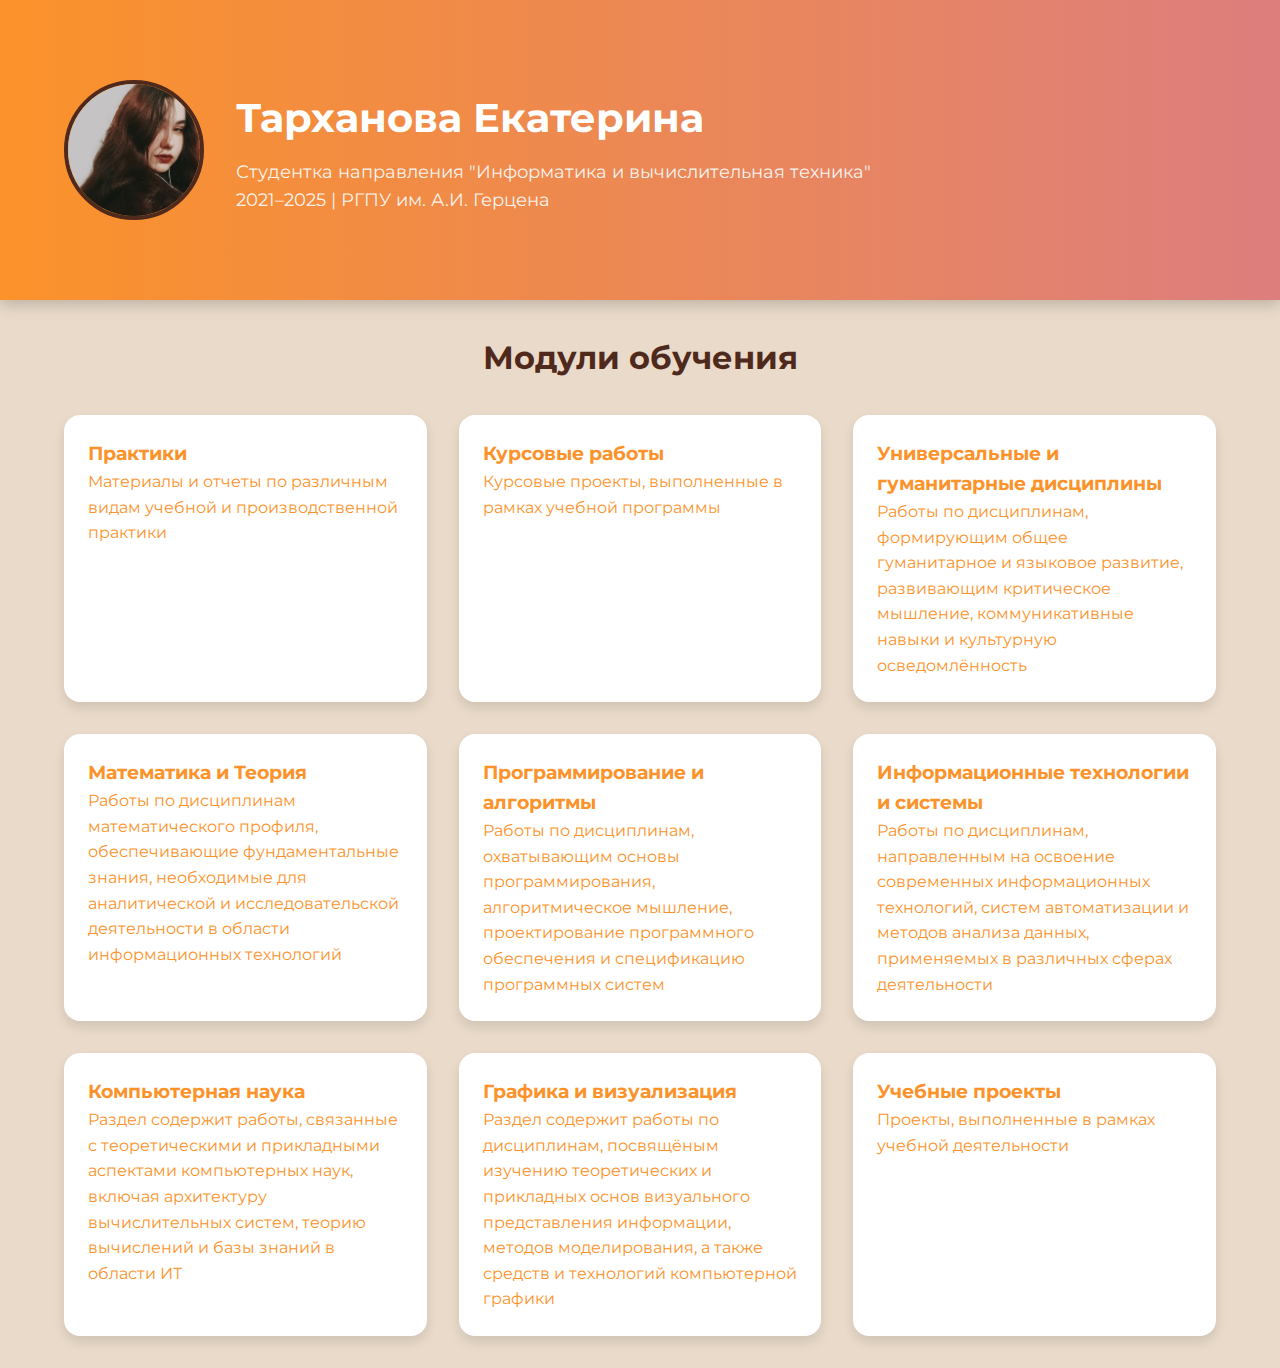
<file: index.html>
<!DOCTYPE html>
<html lang="ru">
<head>
  <meta charset="UTF-8">
  <link rel="icon" href="assets/images/gg.png" type="image/png">
  <meta name="viewport" content="width=device-width, initial-scale=1.0">
  <title>Портфолио студента</title>
  <link rel="stylesheet" href="style.css">
  <script defer src="script.js"></script>
</head>
<body>
  <header>
    <div class="container header-content">
      <img src="assets/images/avatar.jpg" alt="Фото" class="avatar">
      <div class="intro">
        <h1>Тарханова Екатерина</h1>
        <p>Студентка направления "Информатика и вычислительная техника"</p>
        <p>2021–2025 |  РГПУ им. А.И. Герцена</p>
      </div>
    </div>
  </header>

  <main>
    <section class="disciplines">
      <div class="container">
        <h2>Модули обучения</h2>
        <div id="cards-container" class="cards-grid"></div>
      </div>
    </section>
  </main>

  <div id="modal" class="modal hidden">
    <div class="modal-content">
      <span id="modal-close" class="modal-close">&times;</span>
      <h3 id="modal-title"></h3>
      <p id="modal-description"></p>
      <ul id="modal-links"></ul>
    </div>
  </div>
</body>
</html>
</file>
<file: style.css>
@import url('https://fonts.googleapis.com/css2?family=Montserrat:wght@400;700&display=swap');
* {
  user-select: none;
  cursor: default;
}
:root {
  --orange: #4e291c;
  --gray: #fb922a;
  --light-gray: #e9dac9;
  --white: #ffffff;
}

* {
  margin: 0;
  padding: 0;
  box-sizing: border-box;
}

body {
  font-family: 'Montserrat', sans-serif;
  background-color: var(--light-gray);
  color: var(--gray);
  line-height: 1.6;
  overflow-x: hidden;
}

.container {
  width: 90%;
  max-width: 1200px;
  margin: 0 auto;
  padding: 2rem 0;
}

header {
  background: linear-gradient(to right, var(--gray), #dd7e7e);
  color: var(--white);
  padding: 3rem 0;
  box-shadow: 0 4px 15px rgba(0, 0, 0, 0.2);
}

.header-content {
  display: flex;
  align-items: center;
  gap: 2rem;
  animation: fadeIn 1s ease;
}

.avatar {
  width: 140px;
  height: 140px;
  border-radius: 50%;
  border: 4px solid var(--orange);
  object-fit: cover;
  animation: bounceIn 0.8s ease;
}

.intro h1 {
  font-size: 2.5rem;
  margin-bottom: 0.5rem;
}

.intro p {
  font-size: 1.1rem;
  opacity: 0.9;
}

h2 {
  text-align: center;
  font-size: 2rem;
  margin-bottom: 2rem;
  color: var(--orange);
}

.cards-grid {
  display: grid;
  grid-template-columns: repeat(3, 1fr);
  gap: 2rem;
  animation: fadeInUp 1s ease;
}


.card {
  background-color: var(--white);
  border-radius: 16px;
  padding: 1.5rem;
  box-shadow: 0 6px 12px rgba(0, 0, 0, 0.1);
  transition: transform 0.3s ease, box-shadow 0.3s ease;
  cursor: pointer;
}

.card:hover {
  transform: translateY(-5px);
  box-shadow: 0 8px 20px rgba(0, 0, 0, 0.2);
}

.modal {
  position: fixed;
  top: 0;
  left: 0;
  right: 0;
  bottom: 0;
  background: rgba(0, 0, 0, 0.6);
  display: flex;
  justify-content: center;
  align-items: center;
  z-index: 100;
}

.modal.hidden {
  display: none;
}

.modal-content {
  background: var(--white);
  padding: 2rem;
  border-radius: 12px;
  width: 90%;
  max-width: 600px;
  position: relative;
  animation: zoomIn 0.4s ease;
}

.modal-close {
  position: absolute;
  top: 1rem;
  right: 1rem;
  font-size: 1.5rem;
  color: var(--orange);
  cursor: pointer;
}

#modal-links li {
  margin: 0.5rem 0;
}

#modal-links a {
  color: var(--orange);
  text-decoration: none;
}

#modal-links a:hover {
  text-decoration: underline;
}

@keyframes fadeIn {
  from { opacity: 0; transform: translateY(-20px); }
  to { opacity: 1; transform: translateY(0); }
}

@keyframes fadeInUp {
  from { opacity: 0; transform: translateY(40px); }
  to { opacity: 1; transform: translateY(0); }
}

@keyframes bounceIn {
  0% { transform: scale(0.5); opacity: 0; }
  60% { transform: scale(1.05); opacity: 1; }
  100% { transform: scale(1); }
}

@keyframes zoomIn {
  from { transform: scale(0.7); opacity: 0; }
  to { transform: scale(1); opacity: 1; }
}
.discipline-header {
  font-weight: bold;
  cursor: pointer;
  margin-top: 10px;
}

.lab-list {
  margin-left: 15px;
  margin-top: 5px;
  list-style: disc;
}

.labs-list.hidden {
  display: none;
}

.labs-list {
  margin-top: 5px;
  padding-left: 15px;
}

.clickable {
  cursor: pointer;
  font-weight: bold;
}
</file>
<file: portfolio_site/style.css>
@import url('https://fonts.googleapis.com/css2?family=Montserrat:wght@400;700&display=swap');
* {
  user-select: none;
  cursor: default;
}
:root {
  --orange: #4e291c;
  --gray: #fb922a;
  --light-gray: #e9dac9;
  --white: #ffffff;
}

* {
  margin: 0;
  padding: 0;
  box-sizing: border-box;
}

body {
  font-family: 'Montserrat', sans-serif;
  background-color: var(--light-gray);
  color: var(--gray);
  line-height: 1.6;
  overflow-x: hidden;
}

.container {
  width: 90%;
  max-width: 1200px;
  margin: 0 auto;
  padding: 2rem 0;
}

header {
  background: linear-gradient(to right, var(--gray), #dd7e7e);
  color: var(--white);
  padding: 3rem 0;
  box-shadow: 0 4px 15px rgba(0, 0, 0, 0.2);
}

.header-content {
  display: flex;
  align-items: center;
  gap: 2rem;
  animation: fadeIn 1s ease;
}

.avatar {
  width: 140px;
  height: 140px;
  border-radius: 50%;
  border: 4px solid var(--orange);
  object-fit: cover;
  animation: bounceIn 0.8s ease;
}

.intro h1 {
  font-size: 2.5rem;
  margin-bottom: 0.5rem;
}

.intro p {
  font-size: 1.1rem;
  opacity: 0.9;
}

h2 {
  text-align: center;
  font-size: 2rem;
  margin-bottom: 2rem;
  color: var(--orange);
}

.cards-grid {
  display: grid;
  grid-template-columns: repeat(3, 1fr);
  gap: 2rem;
  animation: fadeInUp 1s ease;
}


.card {
  background-color: var(--white);
  border-radius: 16px;
  padding: 1.5rem;
  box-shadow: 0 6px 12px rgba(0, 0, 0, 0.1);
  transition: transform 0.3s ease, box-shadow 0.3s ease;
  cursor: pointer;
}

.card:hover {
  transform: translateY(-5px);
  box-shadow: 0 8px 20px rgba(0, 0, 0, 0.2);
}

.modal {
  position: fixed;
  top: 0;
  left: 0;
  right: 0;
  bottom: 0;
  background: rgba(0, 0, 0, 0.6);
  display: flex;
  justify-content: center;
  align-items: center;
  z-index: 100;
}

.modal.hidden {
  display: none;
}

.modal-content {
  background: var(--white);
  padding: 2rem;
  border-radius: 12px;
  width: 90%;
  max-width: 600px;
  position: relative;
  animation: zoomIn 0.4s ease;
}

.modal-close {
  position: absolute;
  top: 1rem;
  right: 1rem;
  font-size: 1.5rem;
  color: var(--orange);
  cursor: pointer;
}

#modal-links li {
  margin: 0.5rem 0;
}

#modal-links a {
  color: var(--orange);
  text-decoration: none;
}

#modal-links a:hover {
  text-decoration: underline;
}

@keyframes fadeIn {
  from { opacity: 0; transform: translateY(-20px); }
  to { opacity: 1; transform: translateY(0); }
}

@keyframes fadeInUp {
  from { opacity: 0; transform: translateY(40px); }
  to { opacity: 1; transform: translateY(0); }
}

@keyframes bounceIn {
  0% { transform: scale(0.5); opacity: 0; }
  60% { transform: scale(1.05); opacity: 1; }
  100% { transform: scale(1); }
}

@keyframes zoomIn {
  from { transform: scale(0.7); opacity: 0; }
  to { transform: scale(1); opacity: 1; }
}
.discipline-header {
  font-weight: bold;
  cursor: pointer;
  margin-top: 10px;
}

.lab-list {
  margin-left: 15px;
  margin-top: 5px;
  list-style: disc;
}

.labs-list.hidden {
  display: none;
}

.labs-list {
  margin-top: 5px;
  padding-left: 15px;
}

.clickable {
  cursor: pointer;
  font-weight: bold;
}
</file>
